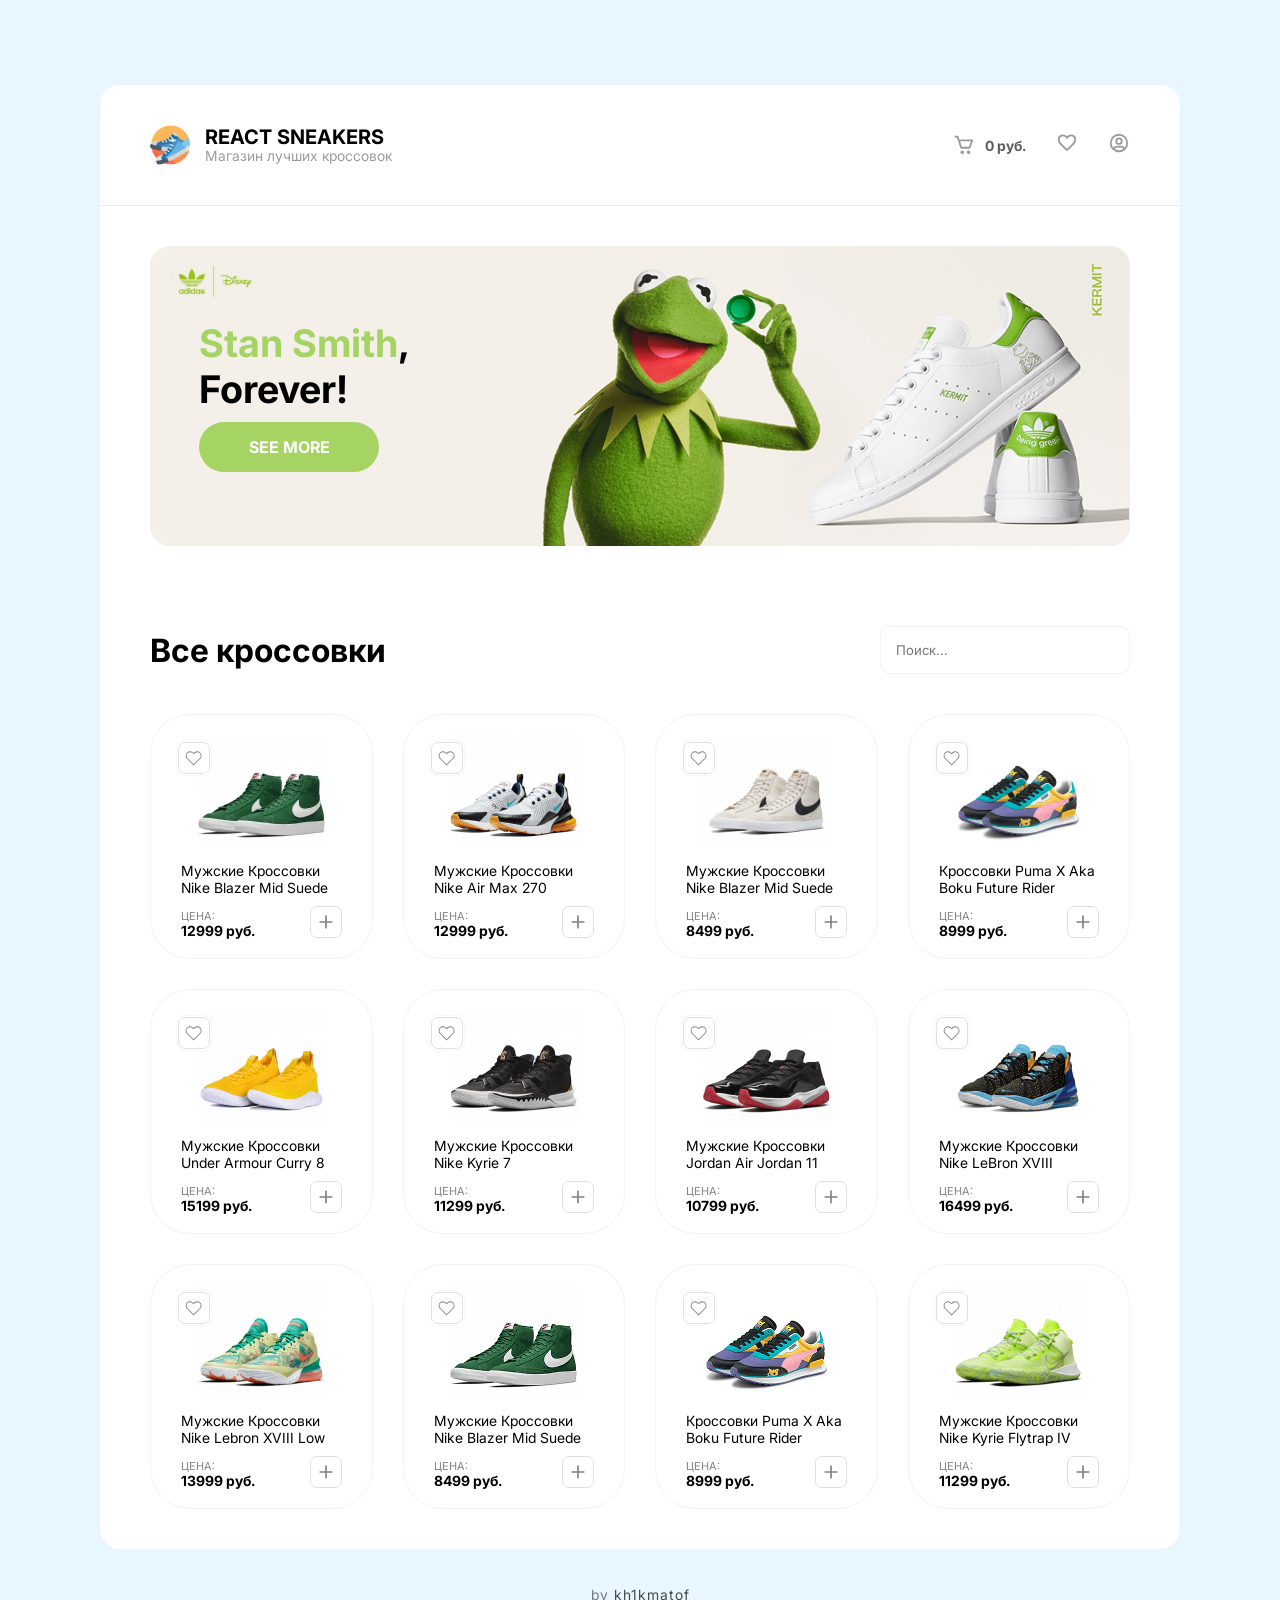
<file: index.html>
<!DOCTYPE html>
<html lang="en">

<head>
    <meta charset="UTF-8">
    <meta name="viewport" content="width=device-width, initial-scale=1.0">
    <title>Document</title>
    <link rel="stylesheet" href="styles/style.css">
</head>

<body>
    <div class="media">
        <header>
            <nav class="nav">
                <div class="container">
                    <a href="#" class="logo">
                        <img src="images/log.png" alt="" class="logo-img">
                        <div class="logo_text">
                            <h3 class="logo-title">REACT SNEAKERS</h3>
                            <p class="logo-text">Магазин лучших кроссовок</p>
                        </div>
                    </a>
                    <div class="nav_buttons">
                        <button class="basket-btn">
                            <svg xmlns="http://www.w3.org/2000/svg" width="32" height="32"
                                viewBox="0 0 24 24"><!-- Icon from Boxicons by Boxicons - https://github.com/box-icons/boxicons-core/blob/main/LICENSE -->
                                <path fill="currentColor"
                                    d="M21 6H7.05L5.94 2.68A1 1 0 0 0 4.99 2h-3v2h2.28l3.54 10.63A2 2 0 0 0 9.71 16h7.59a2 2 0 0 0 1.87-1.3l2.76-7.35c.11-.31.07-.65-.11-.92A1 1 0 0 0 21 6m-3.69 8H9.72l-2-6h11.84zM10 18a2 2 0 1 0 0 4a2 2 0 1 0 0-4m7 0a2 2 0 1 0 0 4a2 2 0 1 0 0-4" />
                            </svg>
                            <span class="basket-span">0 руб.</span>
                        </button>
                        <a href="pages/favourite.html" class="favourite-btn">
                            <svg xmlns="http://www.w3.org/2000/svg" width="32" height="32" viewBox="0 0 24 24">
                                <path fill="currentColor"
                                    d="M11.288 20.2q-.363-.125-.638-.4l-1.725-1.575q-2.65-2.425-4.787-4.812T2 8.15Q2 5.8 3.575 4.225T7.5 2.65q1.325 0 2.5.562t2 1.538q.825-.975 2-1.537t2.5-.563q2.35 0 3.925 1.575T22 8.15q0 2.875-2.125 5.275T15.05 18.25l-1.7 1.55q-.275.275-.637.4t-.713.125t-.712-.125M11.05 6.75q-.725-1.025-1.55-1.562t-2-.538q-1.5 0-2.5 1t-1 2.5q0 1.3.925 2.763t2.213 2.837t2.65 2.575T12 18.3q.85-.775 2.213-1.975t2.65-2.575t2.212-2.837T20 8.15q0-1.5-1-2.5t-2.5-1q-1.175 0-2 .538T12.95 6.75q-.175.25-.425.375T12 7.25t-.525-.125t-.425-.375m.95 4.725" />
                            </svg>
                        </a>
                        <a href="pages/order.html" class="user-btn">
                            <svg xmlns="http://www.w3.org/2000/svg" width="32" height="32" viewBox="0 0 24 24">
                                <g fill="none" stroke="currentColor" stroke-linecap="round" stroke-linejoin="round"
                                    stroke-width="2">
                                    <path d="M3 12a9 9 0 1 0 18 0a9 9 0 1 0-18 0" />
                                    <path
                                        d="M9 10a3 3 0 1 0 6 0a3 3 0 1 0-6 0m-2.832 8.849A4 4 0 0 1 10 16h4a4 4 0 0 1 3.834 2.855" />
                                </g>
                            </svg>
                        </a>
                    </div>
                </div>
            </nav>
            <section class="header_section">
                <div class="container">
                    <img class="header-img" src="images/disney.png" alt="">
                    <div class="header__left">
                        <h1 class="header__left-title">Stan Smith<span>, Forever!</span></h1>
                        <button class="header__left-btn">See more</button>
                    </div>
                    <img src="images/header.png" alt="">
                </div>
            </section>
        </header>
        <main>
            <div class="container">
                <div class="main_top">
                    <h1 class="main-title">Все кроссовки</h1>
                    <input type="text" placeholder="Поиск..." class="main-input">
                </div>
                <div class="products">
                    <div class="product">
                        <button class="product_favourite-button" type="button">
                            <svg class="product_favourite-svg product_favourite-svg-none active"
                                xmlns="http://www.w3.org/2000/svg" width="20" height="20" viewBox="0 0 24 24">
                                <path fill="currentColor"
                                    d="M4.24 12.25a4.2 4.2 0 0 1-1.24-3A4.25 4.25 0 0 1 7.25 5c1.58 0 2.96.86 3.69 2.14h1.12A4.24 4.24 0 0 1 15.75 5A4.25 4.25 0 0 1 20 9.25c0 1.17-.5 2.25-1.24 3L11.5 19.5zm15.22.71C20.41 12 21 10.7 21 9.25A5.25 5.25 0 0 0 15.75 4c-1.75 0-3.3.85-4.25 2.17A5.22 5.22 0 0 0 7.25 4A5.25 5.25 0 0 0 2 9.25c0 1.45.59 2.75 1.54 3.71l7.96 7.96z" />
                            </svg>
                            <svg class="product_favourite-svg " xmlns="http://www.w3.org/2000/svg" width="20"
                                height="20" viewBox="0 0 24 24">
                                <path fill="currentColor"
                                    d="m12 21.35l-1.45-1.32C5.4 15.36 2 12.27 2 8.5C2 5.41 4.42 3 7.5 3c1.74 0 3.41.81 4.5 2.08C13.09 3.81 14.76 3 16.5 3C19.58 3 22 5.41 22 8.5c0 3.77-3.4 6.86-8.55 11.53z" />
                            </svg>
                        </button>
                        <img class="product-img" src="images/sneakers/sneaker-1.jpg" alt="">
                        <p class="product-text">Мужские Кроссовки Nike Blazer Mid Suede</p>
                        <div class="product_price">
                            <div class="product__price">
                                <p class="product__price-text">Цена:</p>
                                <h3 class="product__price-price">12 999 руб.</h3>
                            </div>
                            <button class="product_basket-button">
                                <svg class="product_basket-svg product_favourite-svg-none active"
                                    xmlns="http://www.w3.org/2000/svg" width="32" height="32"
                                    viewBox="0 0 24 24"><!-- Icon from Tabler Icons by Paweł Kuna - https://github.com/tabler/tabler-icons/blob/master/LICENSE -->
                                    <path fill="none" stroke="currentColor" stroke-linecap="round"
                                        stroke-linejoin="round" stroke-width="2" d="M12 5v14m-7-7h14" />
                                </svg>
                                <svg class="product_basket-svg " xmlns="http://www.w3.org/2000/svg" width="32"
                                    height="32"
                                    viewBox="0 0 24 24"><!-- Icon from Tabler Icons by Paweł Kuna - https://github.com/tabler/tabler-icons/blob/master/LICENSE -->
                                    <path fill="none" stroke="currentColor" stroke-linecap="round"
                                        stroke-linejoin="round" stroke-width="2" d="m5 12l5 5L20 7" />
                                </svg>
                            </button>
                        </div>
                    </div>
                </div>
            </div>
        </main>

        <div class="basket">
            <div class="basket_about">
                <div class="basket_top">
                    <h2 class="basket-title">Корзина</h2>
                    <button class="basket-close" type="button">✕</button>
                </div>

                <div class="basket_items">
                </div>
                <div class="basket_clean">
                    <img src="images/clean.svg" alt="" class="basket_clean-img">
                    <h2 class="basket_clean-title">Корзина пустая</h2>
                    <p class="basket_clean-text">Добавьте хотя бы одну пару кроссовок, чтобы сделать заказ.</p>
                    <button class="basket_clean-button">Вернуться назад</button>
                </div>
                <div class="basket_ordered">
                    <img src="images/order.svg" alt="" class="basket_ordered-img">
                    <h2 class="basket_ordered-title">Заказ оформлен!</h2>
                    <p class="basket_ordered-text">Ваш заказ <span id="orderNumber">#18</span> скоро будет передан
                        курьерской доставке</p>
                    <button class="basket_ordered-button" type="button">
                        <svg xmlns="http://www.w3.org/2000/svg" width="16" height="14" viewBox="0 0 16 14" fill="none">
                            <path d="M14.7144 7H1.00007" stroke="white" stroke-width="2" stroke-linecap="round"
                                stroke-linejoin="round" />
                            <path d="M7 13L1 7L7 1" stroke="white" stroke-width="2" stroke-linecap="round"
                                stroke-linejoin="round" />
                        </svg>
                        Вернуться назад
                    </button>
                </div>
                <div class="basket_bottom ">
                    <div class="basket_bottom-row">
                        <span>Итого:</span>
                        <div class="basket_bottom-line"></div>
                        <b id="basketPrice">0 руб.</b>
                    </div>
                    <div class="basket_bottom-row">
                        <span>Налог 5%:</span>
                        <div class="basket_bottom-line"></div>
                        <b id="basketTax">0 руб.</b>
                    </div>
                    <div class="basket_bottom-row">
                        <span>All:</span>
                        <div class="basket_bottom-line"></div>
                        <b id="basketTotal">0 руб.</b>
                    </div>
                    <button class="basket_order-btn" type="button">
                        Оформить заказ
                        <svg xmlns="http://www.w3.org/2000/svg" width="16" height="14" viewBox="0 0 16 14" fill="none">
                            <path d="M1 7H14.7143" stroke="white" stroke-width="2" stroke-linecap="round"
                                stroke-linejoin="round" />
                            <path d="M8.71436 1L14.7144 7L8.71436 13" stroke="white" stroke-width="2"
                                stroke-linecap="round" stroke-linejoin="round" />
                        </svg>
                    </button>
                </div>


            </div>
        </div>

    </div>
    <div class="kh1kmatof">
        <p>
            by
            <a href="https://github.com/kh1kmatof" target="_blank" rel="noopener noreferrer" class="brand">
                kh1kmatof
            </a>
        </p>
    </div>

    <script src="js/main.js" type="module"></script>
</body>

</html>
</file>
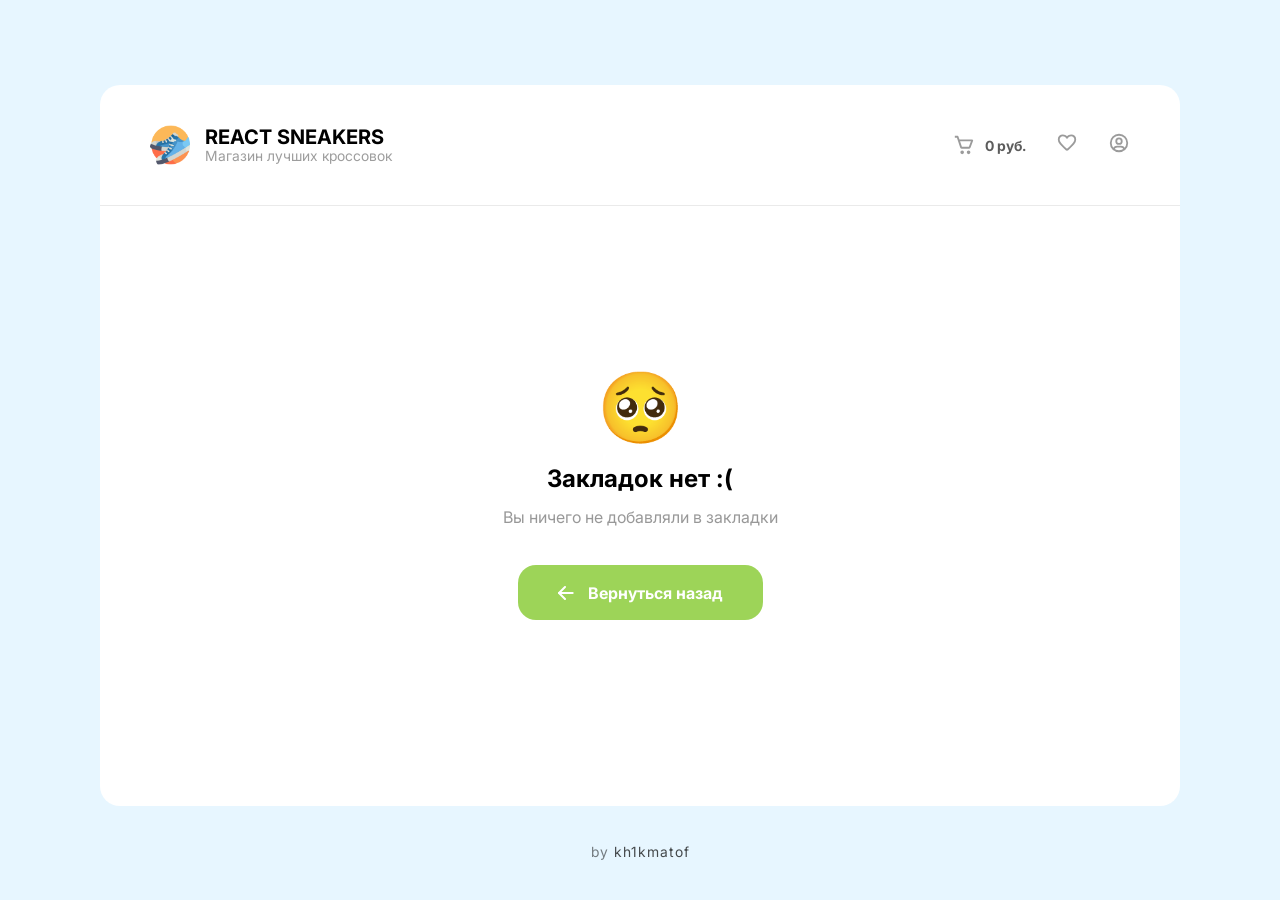
<file: pages/favourite.html>
<!DOCTYPE html>
<html lang="en">

<head>
    <meta charset="UTF-8">
    <meta name="viewport" content="width=device-width, initial-scale=1.0">
    <title>REACT SNEAKERS • Мои закладки</title>
    <link rel="stylesheet" href="../styles/style.css">
    <link rel="stylesheet" href="../styles/basket.css">
    <link rel="stylesheet" href="../styles/favourite.css">
</head>

<body>
    <div class="media">
        <header>
            <nav class="nav">
                <div class="container">
                    <a href="../index.html" class="logo">
                        <img src="../images/log.png" alt="" class="logo-img">
                        <div class="logo_text">
                            <h3 class="logo-title">REACT SNEAKERS</h3>
                            <p class="logo-text">Магазин лучших кроссовок</p>
                        </div>
                    </a>
                    <div class="nav_buttons">
                        <button class="basket-btn">
                            <svg xmlns="http://www.w3.org/2000/svg" width="32" height="32" viewBox="0 0 24 24">
                                <path fill="currentColor"
                                    d="M21 6H7.05L5.94 2.68A1 1 0 0 0 4.99 2h-3v2h2.28l3.54 10.63A2 2 0 0 0 9.71 16h7.59a2 2 0 0 0 1.87-1.3l2.76-7.35c.11-.31.07-.65-.11-.92A1 1 0 0 0 21 6m-3.69 8H9.72l-2-6h11.84zM10 18a2 2 0 1 0 0 4a2 2 0 1 0 0-4m7 0a2 2 0 1 0 0 4a2 2 0 1 0 0-4" />
                            </svg>
                            <span class="basket-span">0 руб.</span>
                        </button>
                        <a href="favourite.html" class="favourite-btn active">
                            <svg xmlns="http://www.w3.org/2000/svg" width="32" height="32" viewBox="0 0 24 24">
                                <path fill="currentColor"
                                    d="M11.288 20.2q-.363-.125-.638-.4l-1.725-1.575q-2.65-2.425-4.787-4.812T2 8.15Q2 5.8 3.575 4.225T7.5 2.65q1.325 0 2.5.562t2 1.538q.825-.975 2-1.537t2.5-.563q2.35 0 3.925 1.575T22 8.15q0 2.875-2.125 5.275T15.05 18.25l-1.7 1.55q-.275.275-.637.4t-.713.125t-.712-.125M11.05 6.75q-.725-1.025-1.55-1.562t-2-.538q-1.5 0-2.5 1t-1 2.5q0 1.3.925 2.763t2.213 2.837t2.65 2.575T12 18.3q.85-.775 2.213-1.975t2.65-2.575t2.212-2.837T20 8.15q0-1.5-1-2.5t-2.5-1q-1.175 0-2 .538T12.95 6.75q-.175.25-.425.375T12 7.25t-.525-.125t-.425-.375m.95 4.725" />
                            </svg>
                        </a>
                        <a href="order.html" class="user-btn">
                            <svg xmlns="http://www.w3.org/2000/svg" width="32" height="32" viewBox="0 0 24 24">
                                <g fill="none" stroke="currentColor" stroke-linecap="round" stroke-linejoin="round"
                                    stroke-width="2">
                                    <path d="M3 12a9 9 0 1 0 18 0a9 9 0 1 0-18 0" />
                                    <path
                                        d="M9 10a3 3 0 1 0 6 0a3 3 0 1 0-6 0m-2.832 8.849A4 4 0 0 1 10 16h4a4 4 0 0 1 3.834 2.855" />
                                </g>
                            </svg>
                        </a>
                    </div>
                </div>
            </nav>
        </header>

        <main class="fav-main">
            <div class="container">
                <div class="fav_filled" id="favFilled">
                    <div class="fav_top">
                        <a href="../index.html" class="fav-back">
                            <svg xmlns="http://www.w3.org/2000/svg" width="16" height="16" viewBox="0 0 24 24">
                                <path fill="none" stroke="currentColor" stroke-linecap="round" stroke-linejoin="round"
                                    stroke-width="2" d="m15 18l-6-6l6-6" />
                            </svg>
                        </a>
                        <h1 class="main-title">Мои закладки</h1>
                    </div>

                    <div class="products" id="favList"></div>
                </div>

                <div class="fav_empty" id="favEmpty">
                    <span class="fav_empty-emoji">🥺</span>
                    <h2 class="fav_empty-title">Закладок нет :(</h2>
                    <p class="fav_empty-text">Вы ничего не добавляли в закладки</p>
                    <a href="../index.html" class="fav_empty-btn">
                        <svg xmlns="http://www.w3.org/2000/svg" width="16" height="14" viewBox="0 0 16 14" fill="none">
                            <path d="M14.7144 7H1.00007" stroke="white" stroke-width="2" stroke-linecap="round"
                                stroke-linejoin="round" />
                            <path d="M7 13L1 7L7 1" stroke="white" stroke-width="2" stroke-linecap="round"
                                stroke-linejoin="round" />
                        </svg>
                        Вернуться назад
                    </a>
                </div>
            </div>
        </main>

        <div class="basket">
            <div class="basket_about">
                <div class="basket_top">
                    <h2 class="basket-title">Корзина</h2>
                    <button class="basket-close" type="button">✕</button>
                </div>

                <div class="basket_items"></div>

                <div class="basket_clean">
                    <img src="../images/clean.svg" alt="" class="basket_clean-img">
                    <h2 class="basket_clean-title">Корзина пустая</h2>
                    <p class="basket_clean-text">Добавьте хотя бы одну пару кроссовок, чтобы сделать заказ.</p>
                    <button class="basket_clean-button">Вернуться назад</button>
                </div>

                <div class="basket_ordered">
                    <img src="../images/order.svg" alt="" class="basket_ordered-img">
                    <h2 class="basket_ordered-title">Заказ оформлен!</h2>
                    <p class="basket_ordered-text">Ваш заказ <span id="orderNumber">#18</span> скоро будет передан курьерской доставке</p>
                    <button class="basket_ordered-button" type="button">
                        <svg xmlns="http://www.w3.org/2000/svg" width="16" height="14" viewBox="0 0 16 14" fill="none">
                            <path d="M14.7144 7H1.00007" stroke="white" stroke-width="2" stroke-linecap="round"
                                stroke-linejoin="round" />
                            <path d="M7 13L1 7L7 1" stroke="white" stroke-width="2" stroke-linecap="round"
                                stroke-linejoin="round" />
                        </svg>
                        Вернуться назад
                    </button>
                </div>

                <div class="basket_bottom">
                    <div class="basket_bottom-row">
                        <span>Итого:</span>
                        <div class="basket_bottom-line"></div>
                        <b id="basketPrice">0 руб.</b>
                    </div>
                    <div class="basket_bottom-row">
                        <span>Налог 5%:</span>
                        <div class="basket_bottom-line"></div>
                        <b id="basketTax">0 руб.</b>
                    </div>
                    <div class="basket_bottom-row">
                        <span>All:</span>
                        <div class="basket_bottom-line"></div>
                        <b id="basketTotal">0 руб.</b>
                    </div>
                    <button class="basket_order-btn" type="button">
                        Оформить заказ
                        <svg xmlns="http://www.w3.org/2000/svg" width="16" height="14" viewBox="0 0 16 14" fill="none">
                            <path d="M1 7H14.7143" stroke="white" stroke-width="2" stroke-linecap="round"
                                stroke-linejoin="round" />
                            <path d="M8.71436 1L14.7144 7L8.71436 13" stroke="white" stroke-width="2"
                                stroke-linecap="round" stroke-linejoin="round" />
                        </svg>
                    </button>
                </div>
            </div>
        </div>
    </div>

    <div class="kh1kmatof">
        <p>
            by
            <a href="https://github.com/kh1kmatof" target="_blank" rel="noopener noreferrer" class="brand">
                kh1kmatof
            </a>
        </p>
    </div>

    <script src="../js/functions/favourite-page.js" type="module"></script>
</body>

</html>
</file>
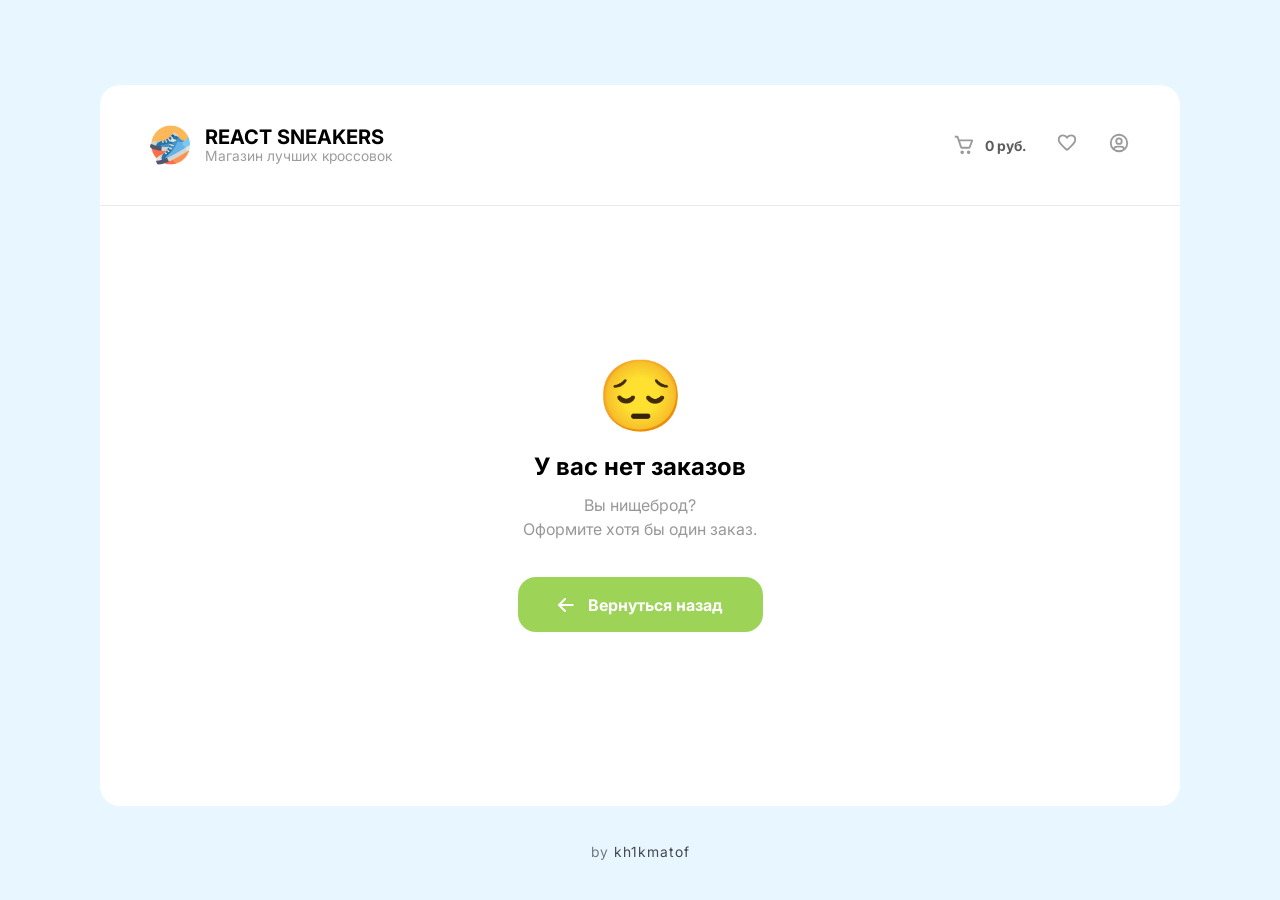
<file: pages/order.html>
<!DOCTYPE html>
<html lang="en">

<head>
    <meta charset="UTF-8">
    <meta name="viewport" content="width=device-width, initial-scale=1.0">
    <title>REACT SNEAKERS • Мои покупки</title>
    <link rel="stylesheet" href="../styles/style.css">
    <link rel="stylesheet" href="../styles/basket.css">
    <link rel="stylesheet" href="../styles/order.css">
</head>

<body>
    <div class="media">
        <header>
            <nav class="nav">
                <div class="container">
                    <a href="../index.html" class="logo">
                        <img src="../images/log.png" alt="" class="logo-img">
                        <div class="logo_text">
                            <h3 class="logo-title">REACT SNEAKERS</h3>
                            <p class="logo-text">Магазин лучших кроссовок</p>
                        </div>
                    </a>
                    <div class="nav_buttons">
                        <button class="basket-btn">
                            <svg xmlns="http://www.w3.org/2000/svg" width="32" height="32" viewBox="0 0 24 24">
                                <path fill="currentColor"
                                    d="M21 6H7.05L5.94 2.68A1 1 0 0 0 4.99 2h-3v2h2.28l3.54 10.63A2 2 0 0 0 9.71 16h7.59a2 2 0 0 0 1.87-1.3l2.76-7.35c.11-.31.07-.65-.11-.92A1 1 0 0 0 21 6m-3.69 8H9.72l-2-6h11.84zM10 18a2 2 0 1 0 0 4a2 2 0 1 0 0-4m7 0a2 2 0 1 0 0 4a2 2 0 1 0 0-4" />
                            </svg>
                            <span class="basket-span">0 руб.</span>
                        </button>
                        <a href="favourite.html" class="favourite-btn">
                            <svg xmlns="http://www.w3.org/2000/svg" width="32" height="32" viewBox="0 0 24 24">
                                <path fill="currentColor"
                                    d="M11.288 20.2q-.363-.125-.638-.4l-1.725-1.575q-2.65-2.425-4.787-4.812T2 8.15Q2 5.8 3.575 4.225T7.5 2.65q1.325 0 2.5.562t2 1.538q.825-.975 2-1.537t2.5-.563q2.35 0 3.925 1.575T22 8.15q0 2.875-2.125 5.275T15.05 18.25l-1.7 1.55q-.275.275-.637.4t-.713.125t-.712-.125M11.05 6.75q-.725-1.025-1.55-1.562t-2-.538q-1.5 0-2.5 1t-1 2.5q0 1.3.925 2.763t2.213 2.837t2.65 2.575T12 18.3q.85-.775 2.213-1.975t2.65-2.575t2.212-2.837T20 8.15q0-1.5-1-2.5t-2.5-1q-1.175 0-2 .538T12.95 6.75q-.175.25-.425.375T12 7.25t-.525-.125t-.425-.375m.95 4.725" />
                            </svg>
                        </a>
                        <a href="order.html" class="user-btn active">
                            <svg xmlns="http://www.w3.org/2000/svg" width="32" height="32" viewBox="0 0 24 24">
                                <g fill="none" stroke="currentColor" stroke-linecap="round" stroke-linejoin="round"
                                    stroke-width="2">
                                    <path d="M3 12a9 9 0 1 0 18 0a9 9 0 1 0-18 0" />
                                    <path
                                        d="M9 10a3 3 0 1 0 6 0a3 3 0 1 0-6 0m-2.832 8.849A4 4 0 0 1 10 16h4a4 4 0 0 1 3.834 2.855" />
                                </g>
                            </svg>
                        </a>
                    </div>
                </div>
            </nav>
        </header>

        <main class="orders-main">
            <div class="container">
                <div class="orders_filled" id="ordersFilled">
                    <div class="orders_top">
                        <a href="../index.html" class="orders-back">
                            <svg xmlns="http://www.w3.org/2000/svg" width="16" height="16" viewBox="0 0 24 24">
                                <path fill="none" stroke="currentColor" stroke-linecap="round" stroke-linejoin="round"
                                    stroke-width="2" d="m15 18l-6-6l6-6" />
                            </svg>
                        </a>
                        <h1 class="main-title">Мои покупки</h1>
                    </div>

                    <div class="products" id="ordersList"></div>
                </div>

                <div class="orders_empty" id="ordersEmpty">
                    <span class="orders_empty-emoji">😔</span>
                    <h2 class="orders_empty-title">У вас нет заказов</h2>
                    <p class="orders_empty-text">Вы нищеброд?<br>Оформите хотя бы один заказ.</p>
                    <a href="../index.html" class="orders_empty-btn">
                        <svg xmlns="http://www.w3.org/2000/svg" width="16" height="14" viewBox="0 0 16 14" fill="none">
                            <path d="M14.7144 7H1.00007" stroke="white" stroke-width="2" stroke-linecap="round"
                                stroke-linejoin="round" />
                            <path d="M7 13L1 7L7 1" stroke="white" stroke-width="2" stroke-linecap="round"
                                stroke-linejoin="round" />
                        </svg>
                        Вернуться назад
                    </a>
                </div>
            </div>
        </main>

        <div class="basket">
            <div class="basket_about">
                <div class="basket_top">
                    <h2 class="basket-title">Корзина</h2>
                    <button class="basket-close" type="button">✕</button>
                </div>

                <div class="basket_items"></div>

                <div class="basket_clean">
                    <img src="../images/clean.svg" alt="" class="basket_clean-img">
                    <h2 class="basket_clean-title">Корзина пустая</h2>
                    <p class="basket_clean-text">Добавьте хотя бы одну пару кроссовок, чтобы сделать заказ.</p>
                    <button class="basket_clean-button">Вернуться назад</button>
                </div>

                <div class="basket_ordered">
                    <img src="../images/order.svg" alt="" class="basket_ordered-img">
                    <h2 class="basket_ordered-title">Заказ оформлен!</h2>
                    <p class="basket_ordered-text">Ваш заказ <span id="orderNumber">#18</span> скоро будет передан курьерской доставке</p>
                    <button class="basket_ordered-button" type="button">
                        <svg xmlns="http://www.w3.org/2000/svg" width="16" height="14" viewBox="0 0 16 14" fill="none">
                            <path d="M14.7144 7H1.00007" stroke="white" stroke-width="2" stroke-linecap="round"
                                stroke-linejoin="round" />
                            <path d="M7 13L1 7L7 1" stroke="white" stroke-width="2" stroke-linecap="round"
                                stroke-linejoin="round" />
                        </svg>
                        Вернуться назад
                    </button>
                </div>

                <div class="basket_bottom">
                    <div class="basket_bottom-row">
                        <span>Итого:</span>
                        <div class="basket_bottom-line"></div>
                        <b id="basketPrice">0 руб.</b>
                    </div>
                    <div class="basket_bottom-row">
                        <span>Налог 5%:</span>
                        <div class="basket_bottom-line"></div>
                        <b id="basketTax">0 руб.</b>
                    </div>
                    <div class="basket_bottom-row">
                        <span>All:</span>
                        <div class="basket_bottom-line"></div>
                        <b id="basketTotal">0 руб.</b>
                    </div>
                    <button class="basket_order-btn" type="button">
                        Оформить заказ
                        <svg xmlns="http://www.w3.org/2000/svg" width="16" height="14" viewBox="0 0 16 14" fill="none">
                            <path d="M1 7H14.7143" stroke="white" stroke-width="2" stroke-linecap="round"
                                stroke-linejoin="round" />
                            <path d="M8.71436 1L14.7144 7L8.71436 13" stroke="white" stroke-width="2"
                                stroke-linecap="round" stroke-linejoin="round" />
                        </svg>
                    </button>
                </div>
            </div>
        </div>
    </div>

    <div class="kh1kmatof">
        <p>
            by
            <a href="https://github.com/kh1kmatof" target="_blank" rel="noopener noreferrer" class="brand">
                kh1kmatof
            </a>
        </p>
    </div>

    <script src="../js/functions/order.js" type="module"></script>
</body>

</html>
</file>
<file: styles/style.css>
@import 'font.css';
@import 'product.css';
@import 'basket.css';
@import 'order.css';
@import 'favourite.css';

* {
    margin: 0;
    padding: 0;
    box-sizing: border-box;
    font-family: 'Inter';
}

body {
    background: #E7F6FF;
}

a {
    text-decoration: none;
}

button {
    background: none;
    border: none;
}

input {
    outline: none;
    border: none;
}

.media {
    background: #ffffff;
    width: 1080px;
    margin: 0 auto;
    margin-top: 85px;
    border-radius: 20px;
}

.container {
    max-width: 980px;
    width: 100%;
    margin: 0 auto;
}

.logo {
    display: flex;
    align-items: center;
    gap: 15px;
}

.logo-img {
    width: 40px;
    object-fit: contain;
}

.logo-title {
    font-weight: 700;
    font-size: 20px;
    line-height: 100%;
    letter-spacing: 0%;
    text-transform: uppercase;
    color: #000000;
}

.logo-text {
    font-weight: 400;
    font-size: 14px;
    color: #9D9D9D;
}

.nav {
    border-bottom: 1px solid #EAEAEA;
    padding: 40px 0;
}

.nav .container {
    display: flex;
    align-items: center;
    justify-content: space-between;
}

.nav_buttons {
    display: flex;
    align-items: center;
    gap: 30px;
}

.basket-btn {
    display: flex;
    align-items: center;
    gap: 10px;
}

.nav_buttons svg {
    width: 22px;
    object-fit: contain;
    color: #9B9B9B;
    transition: .1s;
}

.nav_buttons button {
    cursor: pointer;
}

.nav_buttons button:hover svg {
    color: #000000;
}

.basket-span {
    font-weight: 700;
    font-size: 14px;
    color: #5C5C5C;
}



.header_section {
    padding: 40px 0;
}

.header_section .container {
    background: #F4EFE9;
    display: flex;
    align-items: center;
    border-radius: 20px;
    position: relative;
}

.header__left {
    display: flex;
    flex-direction: column;
    width: 240px;
    margin: 0 auto;
    gap: 10px;
}

.header__left-title {
    font-weight: 700;
    font-size: 38px;
    color: #A5D364;
}

.header__left-title span {
    color: #000000;
}

.header__left-btn {
    font-weight: 700;
    font-size: 16px;
    text-align: center;
    text-transform: uppercase;
    color: #FFFFFF;

    width: 180px;
    height: 50px;
    top: 459px;
    border-radius: 110px;
    background: #A5D364;
}

.header-img {
    position: absolute;
    width: 100px;
    height: 40px;
    top: 16px;
    left: 20px;
}

.main_top {
    display: flex;
    align-items: center;
    justify-content: space-between;
    margin-top: 40px;
}

.main-title {
    font-weight: 700;
    font-size: 32px;
    color: #000000;
}

.main-input {
    color: #C4C4C4;
    border: 1px solid #F3F3F3;
    padding : 15px;
    width: 250px;
    border-radius: 10px;
}



.kh1kmatof {
    margin-top: 30px;
    width: 100%;
    height: 30px;
    text-align: center;
    font-size: 14px;
    color: rgba(0, 0, 0, 0.5);
    letter-spacing: 1px;
    display: flex;
    align-items: center;
    justify-content: center;
}

.kh1kmatof .brand {
    color: #000000;
    opacity: 0.7;
    text-decoration: none;
    transition: 0.3s;
}

.kh1kmatof .brand:hover {
    color: #000000;
    opacity: 1;
    text-shadow: 0 0 8px rgba(59, 0, 0, 0.8);
}
</file>
<file: styles/basket.css>
.basket {
    position: fixed;
    inset: 0;
    z-index: 100;
    background: rgba(0, 0, 0, 0.5);
    opacity: 0;
    visibility: hidden;
    transition: 0.3s;
}

.basket.active {
    opacity: 1;
    visibility: visible;
}

.basket_about {
    position: fixed;
    top: 0;
    right: 0;
    bottom: 0;
    width: 400px;
    max-width: 100%;
    background: #FFFFFF;
    padding: 30px;
    display: flex;
    flex-direction: column;
    justify-content: space-between;
    transform: translateX(100%);
    transition: 0.3s;
}

.basket.active .basket_about {
    transform: translateX(0);
}

.basket_top {
    display: flex;
    align-items: center;
    justify-content: space-between;
    margin-bottom: 30px;
}

.basket-title {
    font-weight: 700;
    font-size: 24px;
    color: #000000;
}

.basket-close {
    width: 32px;
    height: 32px;
    border-radius: 8px;
    border: 1px solid #DBDBDB;
    background: #FFFFFF;
    color: #B5B5B5;
    font-size: 14px;
    cursor: pointer;
    display: flex;
    align-items: center;
    justify-content: center;
    transition: 0.2s;
}

.basket-close:hover {
    border-color: #000000;
    color: #000000;
}

.basket_items {
    flex: 1;
    display: none;
    flex-direction: column;
    gap: 20px;
    overflow-y: auto;
    padding-right: 4px;
}

.basket_items.active {
    display: flex;
}

.basket_bottom {
    display: none;
    flex-direction: column;
    gap: 18px;
    margin-top: 20px;
}

.basket_bottom.active {
    display: flex;
}

.basket_bottom-row {
    display: flex;
    align-items: baseline;
    gap: 8px;
    font-size: 16px;
}

.basket_bottom-line {
    flex: 1;
    border-bottom: 1px dashed #DFDFDF;
}

.basket_order-btn {
    width: 100%;
    height: 55px;
    margin-top: 6px;
    border: none;
    border-radius: 18px;
    background: #9DD558;
    color: #FFFFFF;
    font-size: 16px;
    font-weight: 600;
    cursor: pointer;
    display: flex;
    align-items: center;
    justify-content: center;
    gap: 12px;
    transition: 0.2s;
}

.basket_order-btn:hover {
    background: #8ec749;
}



.basket_item {
    display: flex;
    align-items: center;
    gap: 16px;
    padding: 20px;
    background: #FFFFFF;
    border: 1px solid #F3F3F3;
    border-radius: 20px;
    transition: 0.2s;
}

.basket_item:hover {
    border-color: #E5E5E5;
}

.basket_item-img {
    width: 70px;
    height: 70px;
    object-fit: contain;
    flex-shrink: 0;
}

.basket_item-info {
    flex: 1;
    display: flex;
    flex-direction: column;
    gap: 6px;
}

.basket_item-title {
    font-weight: 400;
    font-size: 14px;
    line-height: 1.35;
    color: #000000;
}

.basket_item-price {
    font-weight: 700;
    font-size: 14px;
    color: #000000;
}

.basket_item-counter {
    display: flex;
    align-items: center;
    gap: 10px;
    margin-top: 4px;
}

.basket_item-qty {
    width: 26px;
    height: 26px;
    border-radius: 8px;
    border: 1px solid #DBDBDB;
    background: #FFFFFF;
    color: #000000;
    font-size: 15px;
    font-weight: 600;
    cursor: pointer;
    display: flex;
    align-items: center;
    justify-content: center;
    transition: 0.2s;
}

.basket_item-qty:hover {
    border-color: #9DD558;
    background: #9DD558;
    color: #FFFFFF;
}

/* Soni 1 ga teng bo'lganda .active klassi qo'shilib xira tortadi */
.basket-minus.active {
    opacity: 0.35;
    pointer-events: none;
}

.basket_item-count {
    min-width: 18px;
    text-align: center;
    font-size: 14px;
    font-weight: 600;
    color: #000000;
}

.basket_item-remove {
    width: 32px;
    height: 32px;
    flex-shrink: 0;
    border-radius: 8px;
    border: 1px solid #DBDBDB;
    background: #FFFFFF;
    color: #B5B5B5;
    font-size: 13px;
    cursor: pointer;
    display: flex;
    align-items: center;
    justify-content: center;
    transition: 0.2s;
}

.basket_item-remove:hover {
    border-color: #FF8585;
    background: #FFF0F0;
    color: #FF5C5C;
}

.basket_clean {
    display: flex;
    flex-direction: column;
    align-items: center;
    justify-content: center;
    width: 300px;
    text-align: center;
    margin: auto;
    gap: 12px;
}

.basket_clean.active {
    display: none;
}

.basket_clean-title {
    font-weight: 700;
    font-size: 22px;
    line-height: 100%;
    letter-spacing: 0%;
    color: #000000;
}

.basket_clean-text {
    font-weight: 400;
    font-size: 16px;
    line-height: 24px;
    text-align: center;
    opacity: 0.7;
}

.basket_clean-button {
    width: 245px;
    height: 55px;
    border-radius: 18px;
    display: flex;
    align-items: center;
    justify-content: center;
    font-weight: 700;
    font-size: 16px;
    background: #9DD458;
    color: #F3F3F3;
    cursor: pointer;
    margin-top: 10px;
}


.basket_ordered {
    display: none;
    flex-direction: column;
    align-items: center;
    justify-content: center;
    width: 300px;
    text-align: center;
    margin: auto;
    gap: 12px;
}

.basket_ordered.active {
    display: flex;
}

.basket_ordered-title {
    font-weight: 700;
    font-size: 22px;
    line-height: 100%;
    color: #87C20A;
}

.basket_ordered-text {
    font-weight: 400;
    font-size: 16px;
    line-height: 24px;
    text-align: center;
    opacity: 0.7;
}

.basket_ordered-button {
    width: 245px;
    height: 55px;
    border: none;
    border-radius: 18px;
    display: flex;
    align-items: center;
    justify-content: center;
    gap: 14px;
    font-weight: 700;
    font-size: 16px;
    background: #9DD458;
    color: #FFFFFF;
    cursor: pointer;
    margin-top: 10px;
    transition: 0.2s;
}

.basket_ordered-button:hover {
    background: #8ec749;
}
</file>
<file: styles/favourite.css>
.fav-main {
    padding: 40px 0 60px;
    min-height: 600px;
    display: flex;
    flex-direction: column;
}

.fav-main .container {
    flex: 1;
    display: flex;
    flex-direction: column;
}

.fav_filled {
    display: none;
    flex-direction: column;
    gap: 35px;
}

.fav_filled.active {
    display: flex;
}

.fav_top {
    display: flex;
    align-items: center;
    gap: 20px;
}

.fav-back {
    width: 35px;
    height: 35px;
    border-radius: 8px;
    border: 1px solid #F2F2F2;
    background: #FFFFFF;
    color: #C8C8C8;
    display: flex;
    align-items: center;
    justify-content: center;
    transition: 0.2s;
}

.fav-back:hover {
    border-color: #000000;
    color: #000000;
}

.fav_empty {
    flex: 1;
    display: none;
    flex-direction: column;
    align-items: center;
    justify-content: center;
    text-align: center;
    margin: auto;
    gap: 12px;
}

.fav_empty.active {
    display: flex;
}

.fav_empty-emoji {
    font-size: 70px;
    line-height: 1;
    margin-bottom: 10px;
}

.fav_empty-title {
    font-weight: 700;
    font-size: 24px;
    color: #000000;
}

.fav_empty-text {
    font-weight: 400;
    font-size: 16px;
    line-height: 24px;
    color: #000000;
    opacity: 0.4;
}

.fav_empty-btn {
    width: 245px;
    height: 55px;
    border-radius: 18px;
    background: #9DD458;
    color: #FFFFFF;
    font-weight: 600;
    font-size: 16px;
    display: flex;
    align-items: center;
    justify-content: center;
    gap: 14px;
    margin-top: 24px;
    transition: 0.2s;
}

.fav_empty-btn:hover {
    background: #8ec749;
}
</file>
<file: styles/order.css>
.orders-main {
    padding: 40px 0 60px;
    min-height: 600px;
    display: flex;
    flex-direction: column;
}

.orders-main .container {
    flex: 1;
    display: flex;
    flex-direction: column;
}

.orders_filled {
    display: none;
    flex-direction: column;
    gap: 35px;
}

.orders_filled.active {
    display: flex;
}

.orders_top {
    display: flex;
    align-items: center;
    gap: 20px;
}

.orders-back {
    width: 35px;
    height: 35px;
    border-radius: 8px;
    border: 1px solid #F2F2F2;
    background: #FFFFFF;
    color: #C8C8C8;
    display: flex;
    align-items: center;
    justify-content: center;
    transition: 0.2s;
}

.orders-back:hover {
    border-color: #000000;
    color: #000000;
}

.orders_empty {
    flex: 1;
    display: none;
    flex-direction: column;
    align-items: center;
    justify-content: center;
    text-align: center;
    margin: auto;
    gap: 12px;
}

.orders_empty.active {
    display: flex;
}

.orders_empty-emoji {
    font-size: 70px;
    line-height: 1;
    margin-bottom: 10px;
}

.orders_empty-title {
    font-weight: 700;
    font-size: 24px;
    color: #000000;
}

.orders_empty-text {
    font-weight: 400;
    font-size: 16px;
    line-height: 24px;
    color: #000000;
    opacity: 0.4;
}

.orders_empty-btn {
    width: 245px;
    height: 55px;
    border-radius: 18px;
    background: #9DD458;
    color: #FFFFFF;
    font-weight: 600;
    font-size: 16px;
    display: flex;
    align-items: center;
    justify-content: center;
    gap: 14px;
    margin-top: 24px;
    transition: 0.2s;
}

.orders_empty-btn:hover {
    background: #8ec749;
}


.orders_groups {
    display: flex;
    flex-direction: column;
    gap: 40px;
}

.order_group {
    display: flex;
    flex-direction: column;
    gap: 20px;
    padding-bottom: 35px;
    border-bottom: 1px solid #EAEAEA;
}

.order_group:last-child {
    border-bottom: none;
    padding-bottom: 0;
}

.order_group-header {
    display: flex;
    align-items: center;
    justify-content: space-between;
    flex-wrap: wrap;
    gap: 12px;
    background: #F9F9F9;
    padding: 14px 20px;
    border-radius: 14px;
}

.order_group-title {
    font-weight: 700;
    font-size: 20px;
    color: #000000;
}

.order_group-total {
    display: flex;
    align-items: center;
    gap: 8px;
    font-size: 15px;
    color: #5C5C5C;
}

.order_group-total b {
    font-weight: 700;
    font-size: 17px;
    color: #87C20A;
}

/* Kartochka burchagidagi x2, x3 soni */
.order_group .product {
    position: relative;
}

.order-card-qty {
    position: absolute;
    top: 16px;
    right: 16px;
    background: #9DD458;
    color: #FFFFFF;
    font-weight: 700;
    font-size: 13px;
    padding: 4px 10px;
    border-radius: 8px;
}
</file>
